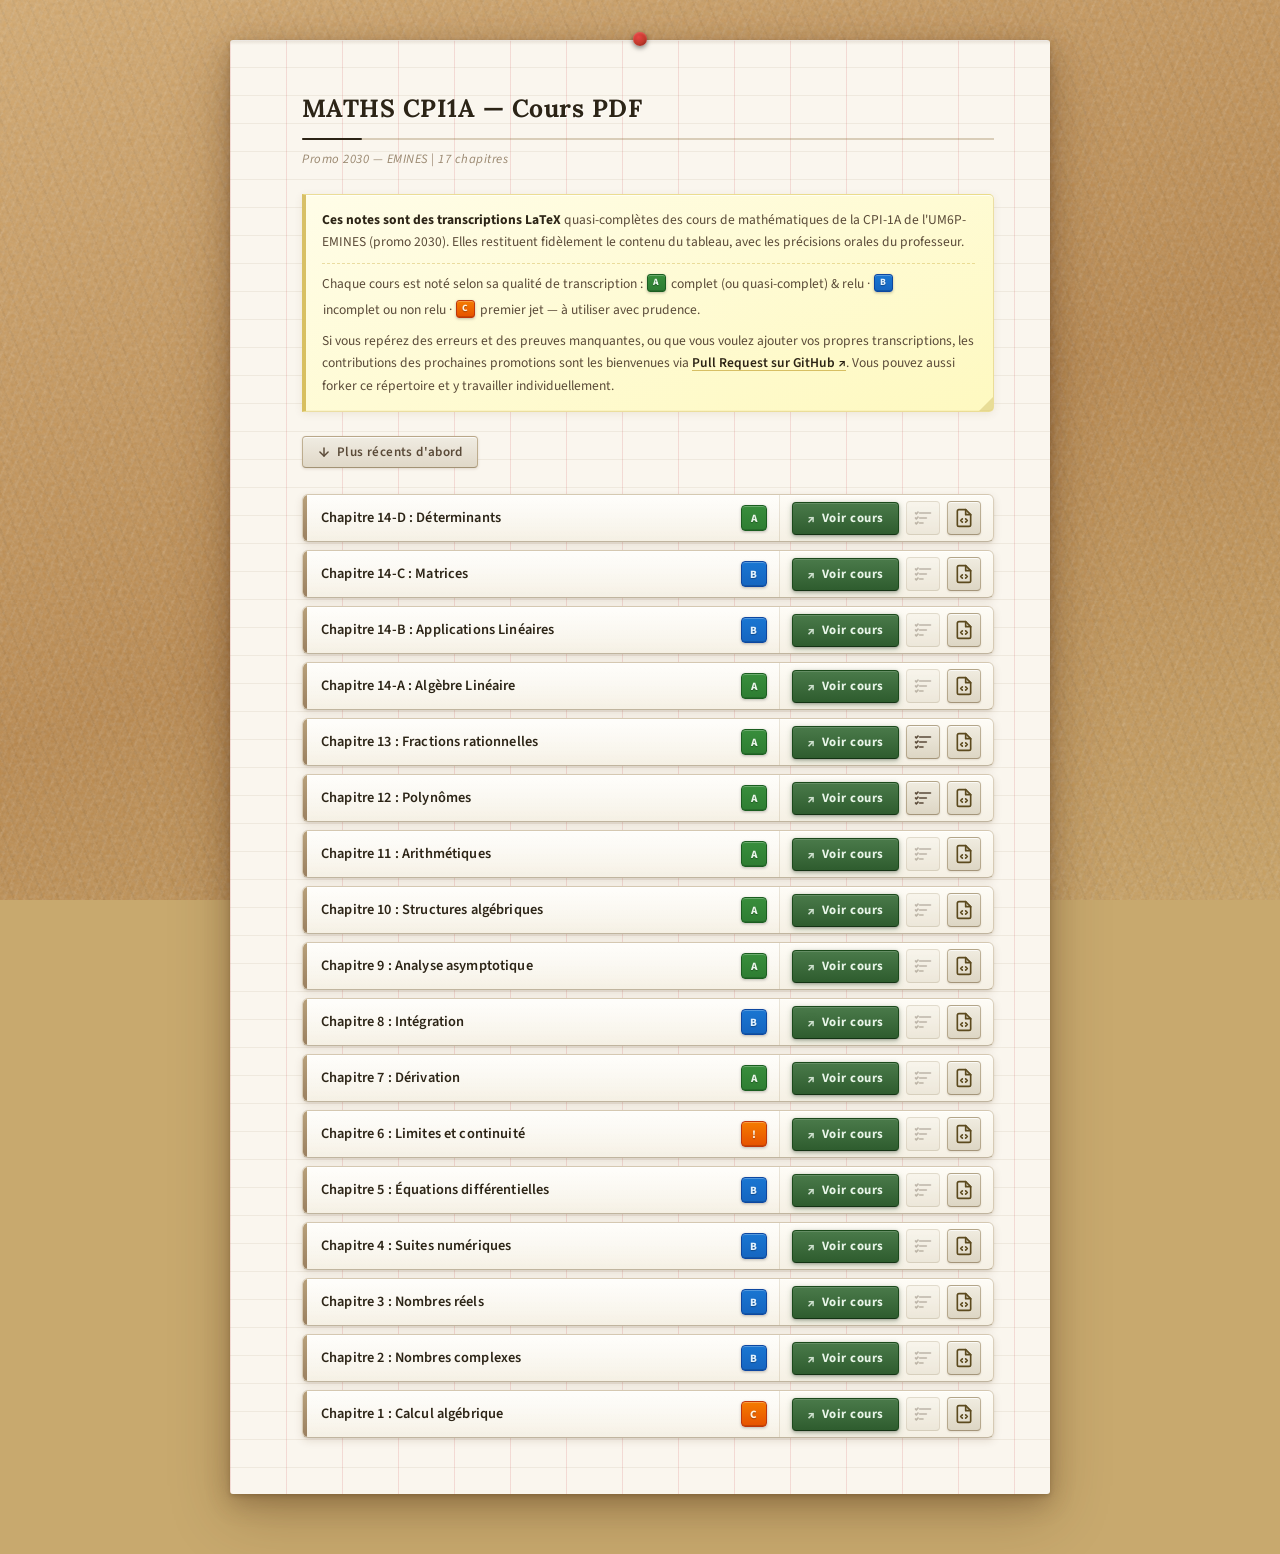
<file: index.html>
<!DOCTYPE html>
<html lang="en">

<head>
    <meta charset="UTF-8">
    <meta name="viewport" content="width=device-width, initial-scale=1.0">
    <meta name="description"
        content="Cours de Mathématiques CPI1A — Promo 2030 EMINES. Fiches PDF, résumés et code source LaTeX par chapitre.">
    <title>MATHS CPI1A — Cours PDF · Promo 2030</title>
    <!-- favicon -->
    <link rel="icon" type="image/png"
        href="https://raw.githubusercontent.com/Samy-Y/maths-cpi1a-class2030/main/favicon.ico">
    <link rel="stylesheet" href="styles.css">
</head>
<!-- i vibe coded ts so hard lol -->

<body>
    <div class="container">
        <h1>MATHS CPI1A &mdash; Cours PDF</h1>
        <p class="page-subtitle">Promo 2030 &mdash; EMINES | <span id="chapter-count"></span></p>

        <aside class="site-info">
            <p>
                <strong>Ces notes sont des transcriptions LaTeX</strong> quasi-complètes des cours de mathématiques de
                la CPI-1A de l'UM6P-EMINES (promo 2030). Elles restituent fidèlement le contenu du tableau, avec les
                précisions orales du professeur.
            </p>
            <p class="site-info-legend">
                Chaque cours est noté selon sa qualité de transcription&nbsp;:
                <span class="quality-badge badge-A inline-badge">A</span>&thinsp;complet (ou quasi-complet) &amp; relu
                &middot;
                <span class="quality-badge badge-B inline-badge">B</span>&thinsp;incomplet ou non relu &middot;
                <span class="quality-badge badge-C inline-badge">C</span>&thinsp;premier jet — à utiliser avec prudence.
            </p>
            <p>
                Si vous repérez des erreurs et des preuves manquantes, ou que vous voulez ajouter vos propres
                transcriptions,
                les contributions des prochaines promotions sont les bienvenues via&nbsp;<a
                    href="https://github.com/Samy-Y/maths-cpi1a-class2030" target="_blank" rel="noopener">Pull Request
                    sur GitHub&nbsp;↗</a>. Vous pouvez aussi forker ce répertoire et y travailler individuellement.
            </p>
        </aside>


        <!-- ZONE DE CONTRÔLES POUR LE TRI -->
        <div class="controls">
            <button id="sort-btn" onclick="toggleSortOrder()">
                <svg xmlns="http://www.w3.org/2000/svg" width="14" height="14" viewBox="0 0 24 24" fill="none"
                    stroke="currentColor" stroke-width="2.5" stroke-linecap="round" stroke-linejoin="round"
                    aria-hidden="true">
                    <line x1="12" y1="5" x2="12" y2="19" />
                    <polyline points="5 12 12 19 19 12" />
                </svg>
                <span id="sort-label">Plus récents d'abord</span>
            </button>
        </div>

        <div class="chapters" id="chapters-grid">
            <!-- Les chapitres -->
            <div class="chapter" data-id="1">
                <div class="chapter-header">
                    <span class="chapter-name">Chapitre 1 : Calcul algébrique</span>

                    <span class="quality-badge badge-C" title="Qualité C : Cours incomplet, premier jet">C</span>
                </div>
                <div class="chapter-buttons">
                    <a href="./250910 CH01.pdf" class="btn-primary" target="_blank">Voir cours</a>
                    <button class="btn-icon btn-summary" disabled title="Résumé non disponible">
                        <svg xmlns="http://www.w3.org/2000/svg" width="20" height="20" viewBox="0 0 24 24" fill="none"
                            stroke="currentColor" stroke-width="2" stroke-linecap="round" stroke-linejoin="round">
                            <line x1="8" y1="6" x2="21" y2="6" />
                            <line x1="8" y1="12" x2="16" y2="12" />
                            <line x1="8" y1="18" x2="12" y2="18" />
                            <polyline points="3 6 4 7 6 5" />
                            <polyline points="3 12 4 13 6 11" />
                            <polyline points="3 18 4 19 6 17" />
                        </svg>
                    </button>
                    <a href="./250910 CH01.tex" class="btn-icon btn-source" target="_blank" title="Code source">
                        <svg xmlns="http://www.w3.org/2000/svg" width="20" height="20" viewBox="0 0 24 24" fill="none"
                            stroke="currentColor" stroke-width="2" stroke-linecap="round" stroke-linejoin="round">
                            <path d="M14 2H6a2 2 0 0 0-2 2v16a2 2 0 0 0 2 2h12a2 2 0 0 0 2-2V8z" />
                            <polyline points="14 2 14 8 20 8" />
                            <polyline points="10 13 8 15 10 17" />
                            <polyline points="14 13 16 15 14 17" />
                        </svg>
                    </a>
                </div>
            </div>
            <div class="chapter" data-id="2">
                <div class="chapter-header">
                    <span class="chapter-name">Chapitre 2 : Nombres complexes</span>

                    <span class="quality-badge badge-B" title="Qualité B : Cours sans proof-reading">B</span>
                </div>
                <div class="chapter-buttons">
                    <a href="./250924 CH02.pdf" class="btn-primary" target="_blank">Voir cours</a>
                    <button class="btn-icon btn-summary" disabled title="Résumé non disponible">
                        <svg xmlns="http://www.w3.org/2000/svg" width="20" height="20" viewBox="0 0 24 24" fill="none"
                            stroke="currentColor" stroke-width="2" stroke-linecap="round" stroke-linejoin="round">
                            <line x1="8" y1="6" x2="21" y2="6" />
                            <line x1="8" y1="12" x2="16" y2="12" />
                            <line x1="8" y1="18" x2="12" y2="18" />
                            <polyline points="3 6 4 7 6 5" />
                            <polyline points="3 12 4 13 6 11" />
                            <polyline points="3 18 4 19 6 17" />
                        </svg>
                    </button>
                    <a href="./250924 CH02.tex" class="btn-icon btn-source" target="_blank" title="Code source">
                        <svg xmlns="http://www.w3.org/2000/svg" width="20" height="20" viewBox="0 0 24 24" fill="none"
                            stroke="currentColor" stroke-width="2" stroke-linecap="round" stroke-linejoin="round">
                            <path d="M14 2H6a2 2 0 0 0-2 2v16a2 2 0 0 0 2 2h12a2 2 0 0 0 2-2V8z" />
                            <polyline points="14 2 14 8 20 8" />
                            <polyline points="10 13 8 15 10 17" />
                            <polyline points="14 13 16 15 14 17" />
                        </svg>
                    </a>
                </div>
            </div>
            <div class="chapter" data-id="3">
                <div class="chapter-header">
                    <span class="chapter-name">Chapitre 3 : Nombres réels</span>

                    <span class="quality-badge badge-B" title="Qualité B : Cours sans proof-reading">B</span>
                </div>
                <div class="chapter-buttons">
                    <a href="./251001 CH03.pdf" class="btn-primary" target="_blank">Voir cours</a>
                    <button class="btn-icon btn-summary" disabled title="Résumé non disponible">
                        <svg xmlns="http://www.w3.org/2000/svg" width="20" height="20" viewBox="0 0 24 24" fill="none"
                            stroke="currentColor" stroke-width="2" stroke-linecap="round" stroke-linejoin="round">
                            <line x1="8" y1="6" x2="21" y2="6" />
                            <line x1="8" y1="12" x2="16" y2="12" />
                            <line x1="8" y1="18" x2="12" y2="18" />
                            <polyline points="3 6 4 7 6 5" />
                            <polyline points="3 12 4 13 6 11" />
                            <polyline points="3 18 4 19 6 17" />
                        </svg>
                    </button>
                    <a href="./251001 CH03.tex" class="btn-icon btn-source" target="_blank" title="Code source">
                        <svg xmlns="http://www.w3.org/2000/svg" width="20" height="20" viewBox="0 0 24 24" fill="none"
                            stroke="currentColor" stroke-width="2" stroke-linecap="round" stroke-linejoin="round">
                            <path d="M14 2H6a2 2 0 0 0-2 2v16a2 2 0 0 0 2 2h12a2 2 0 0 0 2-2V8z" />
                            <polyline points="14 2 14 8 20 8" />
                            <polyline points="10 13 8 15 10 17" />
                            <polyline points="14 13 16 15 14 17" />
                        </svg>
                    </a>
                </div>
            </div>
            <div class="chapter" data-id="4">
                <div class="chapter-header">
                    <span class="chapter-name">Chapitre 4 : Suites numériques</span>

                    <span class="quality-badge badge-B"
                        title="Qualité B : Cours sans proof-reading, mise en page expérimentale">B</span>
                </div>
                <div class="chapter-buttons">
                    <a href="./251009 CH04.pdf" class="btn-primary" target="_blank">Voir cours</a>
                    <button class="btn-icon btn-summary" disabled title="Résumé non disponible">
                        <svg xmlns="http://www.w3.org/2000/svg" width="20" height="20" viewBox="0 0 24 24" fill="none"
                            stroke="currentColor" stroke-width="2" stroke-linecap="round" stroke-linejoin="round">
                            <line x1="8" y1="6" x2="21" y2="6" />
                            <line x1="8" y1="12" x2="16" y2="12" />
                            <line x1="8" y1="18" x2="12" y2="18" />
                            <polyline points="3 6 4 7 6 5" />
                            <polyline points="3 12 4 13 6 11" />
                            <polyline points="3 18 4 19 6 17" />
                        </svg>
                    </button>
                    <a href="./251009 CH04.tex" class="btn-icon btn-source" target="_blank" title="Code source">
                        <svg xmlns="http://www.w3.org/2000/svg" width="20" height="20" viewBox="0 0 24 24" fill="none"
                            stroke="currentColor" stroke-width="2" stroke-linecap="round" stroke-linejoin="round">
                            <path d="M14 2H6a2 2 0 0 0-2 2v16a2 2 0 0 0 2 2h12a2 2 0 0 0 2-2V8z" />
                            <polyline points="14 2 14 8 20 8" />
                            <polyline points="10 13 8 15 10 17" />
                            <polyline points="14 13 16 15 14 17" />
                        </svg>
                    </a>
                </div>
            </div>
            <div class="chapter" data-id="5">
                <div class="chapter-header">
                    <span class="chapter-name">Chapitre 5 : Équations différentielles</span>

                    <span class="quality-badge badge-B"
                        title="Qualité B : Cours incomplet, mise en page expérimentale">B</span>
                </div>
                <div class="chapter-buttons">
                    <a href="./251022 CH05.pdf" class="btn-primary" target="_blank">Voir cours</a>
                    <button class="btn-icon btn-summary" disabled title="Résumé non disponible">
                        <svg xmlns="http://www.w3.org/2000/svg" width="20" height="20" viewBox="0 0 24 24" fill="none"
                            stroke="currentColor" stroke-width="2" stroke-linecap="round" stroke-linejoin="round">
                            <line x1="8" y1="6" x2="21" y2="6" />
                            <line x1="8" y1="12" x2="16" y2="12" />
                            <line x1="8" y1="18" x2="12" y2="18" />
                            <polyline points="3 6 4 7 6 5" />
                            <polyline points="3 12 4 13 6 11" />
                            <polyline points="3 18 4 19 6 17" />
                        </svg>
                    </button>
                    <a href="./251022 CH05.tex" class="btn-icon btn-source" target="_blank" title="Code source">
                        <svg xmlns="http://www.w3.org/2000/svg" width="20" height="20" viewBox="0 0 24 24" fill="none"
                            stroke="currentColor" stroke-width="2" stroke-linecap="round" stroke-linejoin="round">
                            <path d="M14 2H6a2 2 0 0 0-2 2v16a2 2 0 0 0 2 2h12a2 2 0 0 0 2-2V8z" />
                            <polyline points="14 2 14 8 20 8" />
                            <polyline points="10 13 8 15 10 17" />
                            <polyline points="14 13 16 15 14 17" />
                        </svg>
                    </a>
                </div>
            </div>
            <div class="chapter" data-id="6">
                <div class="chapter-header">
                    <span class="chapter-name">Chapitre 6 : Limites et continuité</span>

                    <span class="quality-badge badge-C" title="Qualité C : Cours très incomplet, danger">!</span>
                </div>
                <div class="chapter-buttons">
                    <a href="./251113 CH06.pdf" class="btn-primary" target="_blank">Voir cours</a>
                    <button class="btn-icon btn-summary" disabled title="Résumé non disponible">
                        <svg xmlns="http://www.w3.org/2000/svg" width="20" height="20" viewBox="0 0 24 24" fill="none"
                            stroke="currentColor" stroke-width="2" stroke-linecap="round" stroke-linejoin="round">
                            <line x1="8" y1="6" x2="21" y2="6" />
                            <line x1="8" y1="12" x2="16" y2="12" />
                            <line x1="8" y1="18" x2="12" y2="18" />
                            <polyline points="3 6 4 7 6 5" />
                            <polyline points="3 12 4 13 6 11" />
                            <polyline points="3 18 4 19 6 17" />
                        </svg>
                    </button>
                    <a href="./251113 CH06.tex" class="btn-icon btn-source" target="_blank" title="Code source">
                        <svg xmlns="http://www.w3.org/2000/svg" width="20" height="20" viewBox="0 0 24 24" fill="none"
                            stroke="currentColor" stroke-width="2" stroke-linecap="round" stroke-linejoin="round">
                            <path d="M14 2H6a2 2 0 0 0-2 2v16a2 2 0 0 0 2 2h12a2 2 0 0 0 2-2V8z" />
                            <polyline points="14 2 14 8 20 8" />
                            <polyline points="10 13 8 15 10 17" />
                            <polyline points="14 13 16 15 14 17" />
                        </svg>
                    </a>
                </div>
            </div>
            <div class="chapter" data-id="7">
                <div class="chapter-header">
                    <span class="chapter-name">Chapitre 7 : Dérivation</span>

                    <span class="quality-badge badge-A" title="Qualité A : Cours complet">A</span>
                </div>
                <div class="chapter-buttons">
                    <a href="./251128 CH07.pdf" class="btn-primary" target="_blank">Voir cours</a>
                    <button class="btn-icon btn-summary" disabled title="Résumé non disponible">
                        <svg xmlns="http://www.w3.org/2000/svg" width="20" height="20" viewBox="0 0 24 24" fill="none"
                            stroke="currentColor" stroke-width="2" stroke-linecap="round" stroke-linejoin="round">
                            <line x1="8" y1="6" x2="21" y2="6" />
                            <line x1="8" y1="12" x2="16" y2="12" />
                            <line x1="8" y1="18" x2="12" y2="18" />
                            <polyline points="3 6 4 7 6 5" />
                            <polyline points="3 12 4 13 6 11" />
                            <polyline points="3 18 4 19 6 17" />
                        </svg>
                    </button>
                    <a href="./251128 CH07.tex" class="btn-icon btn-source" target="_blank" title="Code source">
                        <svg xmlns="http://www.w3.org/2000/svg" width="20" height="20" viewBox="0 0 24 24" fill="none"
                            stroke="currentColor" stroke-width="2" stroke-linecap="round" stroke-linejoin="round">
                            <path d="M14 2H6a2 2 0 0 0-2 2v16a2 2 0 0 0 2 2h12a2 2 0 0 0 2-2V8z" />
                            <polyline points="14 2 14 8 20 8" />
                            <polyline points="10 13 8 15 10 17" />
                            <polyline points="14 13 16 15 14 17" />
                        </svg>
                    </a>
                </div>
            </div>
            <div class="chapter" data-id="8">
                <div class="chapter-header">
                    <span class="chapter-name">Chapitre 8 : Intégration</span>

                    <span class="quality-badge badge-B" title="Qualité B : Cours incomplet">B</span>
                </div>
                <div class="chapter-buttons">
                    <a href="./251212 CH08.pdf" class="btn-primary" target="_blank">Voir cours</a>
                    <button class="btn-icon btn-summary" disabled title="Résumé non disponible">
                        <svg xmlns="http://www.w3.org/2000/svg" width="20" height="20" viewBox="0 0 24 24" fill="none"
                            stroke="currentColor" stroke-width="2" stroke-linecap="round" stroke-linejoin="round">
                            <line x1="8" y1="6" x2="21" y2="6" />
                            <line x1="8" y1="12" x2="16" y2="12" />
                            <line x1="8" y1="18" x2="12" y2="18" />
                            <polyline points="3 6 4 7 6 5" />
                            <polyline points="3 12 4 13 6 11" />
                            <polyline points="3 18 4 19 6 17" />
                        </svg>
                    </button>
                    <a href="./251212 CH08.tex" class="btn-icon btn-source" target="_blank" title="Code source">
                        <svg xmlns="http://www.w3.org/2000/svg" width="20" height="20" viewBox="0 0 24 24" fill="none"
                            stroke="currentColor" stroke-width="2" stroke-linecap="round" stroke-linejoin="round">
                            <path d="M14 2H6a2 2 0 0 0-2 2v16a2 2 0 0 0 2 2h12a2 2 0 0 0 2-2V8z" />
                            <polyline points="14 2 14 8 20 8" />
                            <polyline points="10 13 8 15 10 17" />
                            <polyline points="14 13 16 15 14 17" />
                        </svg>
                    </a>
                </div>
            </div>
            <div class="chapter" data-id="9">
                <div class="chapter-header">
                    <span class="chapter-name">Chapitre 9 : Analyse asymptotique</span>

                    <span class="quality-badge badge-A" title="Qualité A : Cours quasi-complet, corrigé">A</span>
                </div>
                <div class="chapter-buttons">
                    <a href="./251219 CH09.pdf" class="btn-primary" target="_blank">Voir cours</a>
                    <button class="btn-icon btn-summary" disabled title="Résumé non disponible">
                        <svg xmlns="http://www.w3.org/2000/svg" width="20" height="20" viewBox="0 0 24 24" fill="none"
                            stroke="currentColor" stroke-width="2" stroke-linecap="round" stroke-linejoin="round">
                            <line x1="8" y1="6" x2="21" y2="6" />
                            <line x1="8" y1="12" x2="16" y2="12" />
                            <line x1="8" y1="18" x2="12" y2="18" />
                            <polyline points="3 6 4 7 6 5" />
                            <polyline points="3 12 4 13 6 11" />
                            <polyline points="3 18 4 19 6 17" />
                        </svg>
                    </button>
                    <a href="./251219 CH09.tex" class="btn-icon btn-source" target="_blank" title="Code source">
                        <svg xmlns="http://www.w3.org/2000/svg" width="20" height="20" viewBox="0 0 24 24" fill="none"
                            stroke="currentColor" stroke-width="2" stroke-linecap="round" stroke-linejoin="round">
                            <path d="M14 2H6a2 2 0 0 0-2 2v16a2 2 0 0 0 2 2h12a2 2 0 0 0 2-2V8z" />
                            <polyline points="14 2 14 8 20 8" />
                            <polyline points="10 13 8 15 10 17" />
                            <polyline points="14 13 16 15 14 17" />
                        </svg>
                    </a>
                </div>
            </div>
            <div class="chapter" data-id="10">
                <div class="chapter-header">
                    <span class="chapter-name">Chapitre 10 : Structures algébriques</span>

                    <span class="quality-badge badge-A" title="Qualité A : Cours quasi-complet et corrigé">A</span>
                </div>
                <div class="chapter-buttons">
                    <a href="./260109 CH10.pdf" class="btn-primary" target="_blank">Voir cours</a>
                    <button class="btn-icon btn-summary" disabled title="Résumé non disponible">
                        <svg xmlns="http://www.w3.org/2000/svg" width="20" height="20" viewBox="0 0 24 24" fill="none"
                            stroke="currentColor" stroke-width="2" stroke-linecap="round" stroke-linejoin="round">
                            <line x1="8" y1="6" x2="21" y2="6" />
                            <line x1="8" y1="12" x2="16" y2="12" />
                            <line x1="8" y1="18" x2="12" y2="18" />
                            <polyline points="3 6 4 7 6 5" />
                            <polyline points="3 12 4 13 6 11" />
                            <polyline points="3 18 4 19 6 17" />
                        </svg>
                    </button>
                    <a href="./260109 CH10.tex" class="btn-icon btn-source" target="_blank" title="Code source">
                        <svg xmlns="http://www.w3.org/2000/svg" width="20" height="20" viewBox="0 0 24 24" fill="none"
                            stroke="currentColor" stroke-width="2" stroke-linecap="round" stroke-linejoin="round">
                            <path d="M14 2H6a2 2 0 0 0-2 2v16a2 2 0 0 0 2 2h12a2 2 0 0 0 2-2V8z" />
                            <polyline points="14 2 14 8 20 8" />
                            <polyline points="10 13 8 15 10 17" />
                            <polyline points="14 13 16 15 14 17" />
                        </svg>
                    </a>
                </div>
            </div>
            <div class="chapter" data-id="11">
                <div class="chapter-header">
                    <span class="chapter-name">Chapitre 11 : Arithmétiques</span>

                    <span class="quality-badge badge-A" title="Qualité A : Cours quasi-complet et corrigé">A</span>
                </div>
                <div class="chapter-buttons">
                    <a href="./260128 CH11.pdf" class="btn-primary" target="_blank">Voir cours</a>
                    <button class="btn-icon btn-summary" disabled title="Résumé non disponible">
                        <svg xmlns="http://www.w3.org/2000/svg" width="20" height="20" viewBox="0 0 24 24" fill="none"
                            stroke="currentColor" stroke-width="2" stroke-linecap="round" stroke-linejoin="round">
                            <line x1="8" y1="6" x2="21" y2="6" />
                            <line x1="8" y1="12" x2="16" y2="12" />
                            <line x1="8" y1="18" x2="12" y2="18" />
                            <polyline points="3 6 4 7 6 5" />
                            <polyline points="3 12 4 13 6 11" />
                            <polyline points="3 18 4 19 6 17" />
                        </svg>
                    </button>
                    <a href="./260128 CH11.tex" class="btn-icon btn-source" target="_blank" title="Code source">
                        <svg xmlns="http://www.w3.org/2000/svg" width="20" height="20" viewBox="0 0 24 24" fill="none"
                            stroke="currentColor" stroke-width="2" stroke-linecap="round" stroke-linejoin="round">
                            <path d="M14 2H6a2 2 0 0 0-2 2v16a2 2 0 0 0 2 2h12a2 2 0 0 0 2-2V8z" />
                            <polyline points="14 2 14 8 20 8" />
                            <polyline points="10 13 8 15 10 17" />
                            <polyline points="14 13 16 15 14 17" />
                        </svg>
                    </a>
                </div>
            </div>
            <div class="chapter" data-id="12">
                <div class="chapter-header">
                    <span class="chapter-name">Chapitre 12 : Polynômes</span>

                    <span class="quality-badge badge-A" title="Qualité A : Cours quasi-complet et corrigé">A</span>
                </div>
                <div class="chapter-buttons">
                    <a href="./260206 CH12.pdf" class="btn-primary" target="_blank">Voir cours</a>
                    <a href="./ch12_fiche.pdf"><button class="btn-icon btn-summary" title="Résumé ALPHA">
                            <svg xmlns="http://www.w3.org/2000/svg" width="20" height="20" viewBox="0 0 24 24"
                                fill="none" stroke="currentColor" stroke-width="2" stroke-linecap="round"
                                stroke-linejoin="round">
                                <line x1="8" y1="6" x2="21" y2="6" />
                                <line x1="8" y1="12" x2="16" y2="12" />
                                <line x1="8" y1="18" x2="12" y2="18" />
                                <polyline points="3 6 4 7 6 5" />
                                <polyline points="3 12 4 13 6 11" />
                                <polyline points="3 18 4 19 6 17" />
                            </svg>
                        </button></a>
                    <a href="./260206 CH12.tex" class="btn-icon btn-source" target="_blank" title="Code source">
                        <svg xmlns="http://www.w3.org/2000/svg" width="20" height="20" viewBox="0 0 24 24" fill="none"
                            stroke="currentColor" stroke-width="2" stroke-linecap="round" stroke-linejoin="round">
                            <path d="M14 2H6a2 2 0 0 0-2 2v16a2 2 0 0 0 2 2h12a2 2 0 0 0 2-2V8z" />
                            <polyline points="14 2 14 8 20 8" />
                            <polyline points="10 13 8 15 10 17" />
                            <polyline points="14 13 16 15 14 17" />
                        </svg>
                    </a>
                </div>
            </div>
            <div class="chapter" data-id="13">
                <div class="chapter-header">
                    <span class="chapter-name">Chapitre 13 : Fractions rationnelles</span>

                    <span class="quality-badge badge-A" title="Qualité A : Cours quasi-complet et corrigé">A</span>
                </div>
                <div class="chapter-buttons">
                    <a href="./260220 CH13.pdf" class="btn-primary" target="_blank">Voir cours</a>
                    <a href="./ch13_fiche.html"><button class="btn-icon btn-summary"
                            title="Fiche de révision BETA (web)">
                            <svg xmlns="http://www.w3.org/2000/svg" width="20" height="20" viewBox="0 0 24 24"
                                fill="none" stroke="currentColor" stroke-width="2" stroke-linecap="round"
                                stroke-linejoin="round">
                                <line x1="8" y1="6" x2="21" y2="6" />
                                <line x1="8" y1="12" x2="16" y2="12" />
                                <line x1="8" y1="18" x2="12" y2="18" />
                                <polyline points="3 6 4 7 6 5" />
                                <polyline points="3 12 4 13 6 11" />
                                <polyline points="3 18 4 19 6 17" />
                            </svg>
                        </button></a>
                    <a href="./260220 CH13.tex" class="btn-icon btn-source" target="_blank" title="Code source">
                        <svg xmlns="http://www.w3.org/2000/svg" width="20" height="20" viewBox="0 0 24 24" fill="none"
                            stroke="currentColor" stroke-width="2" stroke-linecap="round" stroke-linejoin="round">
                            <path d="M14 2H6a2 2 0 0 0-2 2v16a2 2 0 0 0 2 2h12a2 2 0 0 0 2-2V8z" />
                            <polyline points="14 2 14 8 20 8" />
                            <polyline points="10 13 8 15 10 17" />
                            <polyline points="14 13 16 15 14 17" />
                        </svg>
                    </a>
                </div>
            </div>
            <div class="chapter" data-id="14">
                <div class="chapter-header">
                    <span class="chapter-name">Chapitre 14-A : Algèbre Linéaire</span>

                    <span class="quality-badge badge-A" title="Qualité A : Cours complet et corrigé">A</span>
                </div>
                <div class="chapter-buttons">
                    <a href="./260304 CH14.pdf" class="btn-primary" target="_blank">Voir cours</a>
                    <button class="btn-icon btn-summary" disabled title="Résumé non disponible">
                        <svg xmlns="http://www.w3.org/2000/svg" width="20" height="20" viewBox="0 0 24 24" fill="none"
                            stroke="currentColor" stroke-width="2" stroke-linecap="round" stroke-linejoin="round">
                            <line x1="8" y1="6" x2="21" y2="6" />
                            <line x1="8" y1="12" x2="16" y2="12" />
                            <line x1="8" y1="18" x2="12" y2="18" />
                            <polyline points="3 6 4 7 6 5" />
                            <polyline points="3 12 4 13 6 11" />
                            <polyline points="3 18 4 19 6 17" />
                        </svg>
                    </button>
                    <a href="./260304 CH14.tex" class="btn-icon btn-source" target="_blank" title="Code source">
                        <svg xmlns="http://www.w3.org/2000/svg" width="20" height="20" viewBox="0 0 24 24" fill="none"
                            stroke="currentColor" stroke-width="2" stroke-linecap="round" stroke-linejoin="round">
                            <path d="M14 2H6a2 2 0 0 0-2 2v16a2 2 0 0 0 2 2h12a2 2 0 0 0 2-2V8z" />
                            <polyline points="14 2 14 8 20 8" />
                            <polyline points="10 13 8 15 10 17" />
                            <polyline points="14 13 16 15 14 17" />
                        </svg>
                    </a>
                </div>
            </div>
            <div class="chapter" data-id="15">
                <div class="chapter-header">
                    <span class="chapter-name">Chapitre 14-B : Applications Linéaires</span>

                    <span class="quality-badge badge-B"
                        title="Qualité B : Preuves manquantes/incomplètes, pas de proofreading">B</span>
                </div>
                <div class="chapter-buttons">
                    <a href="./260410 CH14-B.pdf" class="btn-primary" target="_blank">Voir cours</a>
                    <button class="btn-icon btn-summary" disabled title="Résumé non disponible">
                        <svg xmlns="http://www.w3.org/2000/svg" width="20" height="20" viewBox="0 0 24 24" fill="none"
                            stroke="currentColor" stroke-width="2" stroke-linecap="round" stroke-linejoin="round">
                            <line x1="8" y1="6" x2="21" y2="6" />
                            <line x1="8" y1="12" x2="16" y2="12" />
                            <line x1="8" y1="18" x2="12" y2="18" />
                            <polyline points="3 6 4 7 6 5" />
                            <polyline points="3 12 4 13 6 11" />
                            <polyline points="3 18 4 19 6 17" />
                        </svg>
                    </button>
                    <a href="./260410 CH14-B.tex" class="btn-icon btn-source" target="_blank" title="Code source">
                        <svg xmlns="http://www.w3.org/2000/svg" width="20" height="20" viewBox="0 0 24 24" fill="none"
                            stroke="currentColor" stroke-width="2" stroke-linecap="round" stroke-linejoin="round">
                            <path d="M14 2H6a2 2 0 0 0-2 2v16a2 2 0 0 0 2 2h12a2 2 0 0 0 2-2V8z" />
                            <polyline points="14 2 14 8 20 8" />
                            <polyline points="10 13 8 15 10 17" />
                            <polyline points="14 13 16 15 14 17" />
                        </svg>
                    </a>
                </div>
            </div>
            <div class="chapter" data-id="16">
                <div class="chapter-header">
                    <span class="chapter-name">Chapitre 14-C : Matrices</span>
                    <span class="quality-badge badge-B" title="Qualité B : Preuves manquantes/incomplètes.">B</span>
                </div>
                <div class="chapter-buttons">
                    <a href="./260422 CH14-C.pdf" class="btn-primary" target="_blank">Voir cours</a>
                    <button class="btn-icon btn-summary" disabled title="Résumé non disponible">
                        <svg xmlns="http://www.w3.org/2000/svg" width="20" height="20" viewBox="0 0 24 24" fill="none"
                            stroke="currentColor" stroke-width="2" stroke-linecap="round" stroke-linejoin="round">
                            <line x1="8" y1="6" x2="21" y2="6" />
                            <line x1="8" y1="12" x2="16" y2="12" />
                            <line x1="8" y1="18" x2="12" y2="18" />
                            <polyline points="3 6 4 7 6 5" />
                            <polyline points="3 12 4 13 6 11" />
                            <polyline points="3 18 4 19 6 17" />
                        </svg>
                    </button>
                    <a href="./260422 CH14-C.tex" class="btn-icon btn-source" target="_blank" title="Code source">
                        <svg xmlns="http://www.w3.org/2000/svg" width="20" height="20" viewBox="0 0 24 24" fill="none"
                            stroke="currentColor" stroke-width="2" stroke-linecap="round" stroke-linejoin="round">
                            <path d="M14 2H6a2 2 0 0 0-2 2v16a2 2 0 0 0 2 2h12a2 2 0 0 0 2-2V8z" />
                            <polyline points="14 2 14 8 20 8" />
                            <polyline points="10 13 8 15 10 17" />
                            <polyline points="14 13 16 15 14 17" />
                        </svg>
                    </a>
                </div>
            </div>
            <div class="chapter" data-id="17">
                <div class="chapter-header">
                    <span class="chapter-name">Chapitre 14-D : Déterminants</span>
                    <span class="quality-badge badge-A" title="Qualité A : Relu et corrigé">A</span>
                </div>
                <div class="chapter-buttons">
                    <a href="./260520 CH14-D.pdf" class="btn-primary" target="_blank">Voir cours</a>
                    <button class="btn-icon btn-summary" disabled title="Résumé non disponible">
                        <svg xmlns="http://www.w3.org/2000/svg" width="20" height="20" viewBox="0 0 24 24" fill="none"
                            stroke="currentColor" stroke-width="2" stroke-linecap="round" stroke-linejoin="round">
                            <line x1="8" y1="6" x2="21" y2="6" />
                            <line x1="8" y1="12" x2="16" y2="12" />
                            <line x1="8" y1="18" x2="12" y2="18" />
                            <polyline points="3 6 4 7 6 5" />
                            <polyline points="3 12 4 13 6 11" />
                            <polyline points="3 18 4 19 6 17" />
                        </svg>
                    </button>
                    <a href="./260520 CH14-D.tex" class="btn-icon btn-source" target="_blank" title="Code source">
                        <svg xmlns="http://www.w3.org/2000/svg" width="20" height="20" viewBox="0 0 24 24" fill="none"
                            stroke="currentColor" stroke-width="2" stroke-linecap="round" stroke-linejoin="round">
                            <path d="M14 2H6a2 2 0 0 0-2 2v16a2 2 0 0 0 2 2h12a2 2 0 0 0 2-2V8z" />
                            <polyline points="14 2 14 8 20 8" />
                            <polyline points="10 13 8 15 10 17" />
                            <polyline points="14 13 16 15 14 17" />
                        </svg>
                    </a>
                </div>
            </div>
            <!-- <div class="chapter special-kholle" data-id="999">
                <div class="chapter-header">
                    <span class="chapter-name">⚠️ Document Spécial : "Khôlle Spéciale" !</span>
                    <span class="quality-badge badge-B" title="Qualité B : Pas ouf quoi">B</span>
                </div>
                <div class="chapter-buttons">
                    <a href="./kholle_speciale.pdf" class="btn-primary" target="_blank">Voir le document</a>
                </div>
            </div> -->
        </div>

</body>
<script>
    const GITHUB_USER = 'Samy-Y';
    const GITHUB_REPO = 'maths-cpi1a-class2030';
    let currentPage = 1;
    const PER_PAGE = 3;

    // --- LOGIQUE DU TRI ---
    let isAscending = false; // Plus récents d'abord par défaut

    // Tri initial : plus récents en premier
    const grid = document.getElementById('chapters-grid');
    const chapters = Array.from(grid.children);
    chapters.sort((a, b) => parseInt(b.getAttribute('data-id')) - parseInt(a.getAttribute('data-id')));
    chapters.forEach(chapter => grid.appendChild(chapter));

    // Compteur de chapitres
    const chapterCount = document.getElementById('chapter-count');
    if (chapterCount) {
        const n = grid.children.length;
        chapterCount.textContent = n + ' chapitre' + (n > 1 ? 's' : '');
    }

    function toggleSortOrder() {
        const grid = document.getElementById('chapters-grid');
        const chapters = Array.from(grid.children);
        const sortLabel = document.getElementById('sort-label');

        // On inverse simplement la liste actuelle des enfants
        chapters.reverse().forEach(chapter => grid.appendChild(chapter));

        isAscending = !isAscending;

        // Mise à jour du label
        if (isAscending) {
            sortLabel.textContent = "Plus récents d'abord";
        } else {
            sortLabel.textContent = "Plus anciens d'abord";
        }
    }


    // ----------------------

    async function fetchLastCommits(reset = true) {
        const container = document.getElementById('commits-container');
        const loadMoreBtn = document.getElementById('load-more-btn');

        if (reset) {
            currentPage = 1;
            container.innerHTML = '<p>Chargement des commits...</p>';
            loadMoreBtn.style.display = 'inline-block';
        } else {
            loadMoreBtn.textContent = 'Chargement...';
            loadMoreBtn.disabled = true;
        }

        const API_URL = `https://api.github.com/repos/${GITHUB_USER}/${GITHUB_REPO}/commits?per_page=${PER_PAGE}&page=${currentPage}`;

        try {
            const response = await fetch(API_URL);
            if (!response.ok) {
                throw new Error(`GitHub API error: ${response.status}`);
            }

            const commits = await response.json();

            if (reset) {
                container.innerHTML = '';
            }

            if (commits && commits.length > 0) {
                commits.forEach((item, index) => {
                    const commitData = item.commit;
                    const date = new Date(commitData.author.date).toLocaleDateString('fr-FR', {
                        day: 'numeric', month: 'long', hour: '2-digit', minute: '2-digit'
                    });
                    const message = commitData.message;

                    const commitElement = document.createElement('div');
                    // Style inline pour les éléments de commit
                    commitElement.style.borderLeft = '3px solid #ddd';
                    commitElement.style.paddingLeft = '10px';
                    commitElement.style.marginBottom = '12px';

                    commitElement.innerHTML = `
                            <p style="margin-bottom: 2px; color: #333;"><strong>${message}</strong></p>
                            <p style="color: #888; font-size: 0.85em; margin: 0;">${date}</p>
                        `;
                    container.appendChild(commitElement);
                });

                currentPage++;
            } else {
                if (reset) {
                    container.textContent = 'Aucun commit trouvé.';
                } else {
                    loadMoreBtn.style.display = 'none';
                    const endMsg = document.createElement('p');
                    endMsg.textContent = "Aucun autre commit ancien.";
                    endMsg.style.fontStyle = "italic";
                    endMsg.style.color = "#888";
                    endMsg.style.fontSize = "0.9em";
                    container.appendChild(endMsg);
                }
            }

        } catch (error) {
            console.error("Error fetching commit data:", error);
            if (reset) container.textContent = 'Impossible de charger l\'historique GitHub.';
        } finally {
            loadMoreBtn.textContent = 'Charger plus';
            loadMoreBtn.disabled = false;
        }
    }

    // Appel initial avec reset = true
    fetchLastCommits(true);
</script>

</html>
</file>
<file: styles.css>
/* ============================================================
   MATHS CPI1A — Style quasi-skeuomorphique
   Inspiration : fiches cartonnées sur fond de liège universitaire
   ============================================================ */

/* --- Google Fonts --- */
@import url('https://fonts.googleapis.com/css2?family=Lora:ital,wght@0,600;0,700;1,400&family=Source+Sans+3:ital,wght@0,400;0,600;0,700;1,400&display=swap');

/* --- Variables & Reset --- */
:root {
    --cork:          #c8a96e;
    --cork-dark:     #a8854a;
    --paper:         #faf6ee;
    --paper-crease:  #ede8df;
    --paper-shadow:  rgba(80, 50, 20, 0.18);
    --ink:           #2c2416;
    --ink-light:     #5a4a38;
    --ink-faint:     #9a8870;
    --red-pin:       #c0392b;
    --blue-pin:      #2980b9;

    /* Badges */
    --badge-A-bg:    #2e7d32;
    --badge-A-fg:    #e8f5e9;
    --badge-B-bg:    #1565c0;
    --badge-B-fg:    #e3f2fd;
    --badge-C-bg:    #e65100;
    --badge-C-fg:    #fff3e0;
    --badge-WIP-bg:  #6a1a6a;
    --badge-WIP-fg:  #f3e5f3;

    --btn-primary:   #3b5e3b;
    --btn-hover:     #2e4a2e;
    --btn-source:    #5c4a1e;
    --btn-source-hov:#3d3010;
    --radius-card:   6px;
    --transition:    0.18s ease;
}

*, *::before, *::after {
    box-sizing: border-box;
    margin: 0;
    padding: 0;
}

/* --- Corps principal : fond liège --- */
body {
    min-height: 100vh;
    background-color: var(--cork);
    background-image:
        /* grains de liège — tile large pour texture visible */
        url("data:image/svg+xml,%3Csvg xmlns='http://www.w3.org/2000/svg' width='200' height='200'%3E%3Cfilter id='noise'%3E%3CfeTurbulence type='fractalNoise' baseFrequency='0.75' numOctaves='4' stitchTiles='stitch'/%3E%3CfeColorMatrix type='saturate' values='0'/%3E%3C/filter%3E%3Crect width='200' height='200' filter='url(%23noise)' opacity='0.26'/%3E%3C/svg%3E"),
        /* stries fibreuses du liège, espacées */
        repeating-linear-gradient(
            112deg,
            transparent,
            transparent 7px,
            rgba(255,255,255,0.045) 7px,
            rgba(255,255,255,0.045) 9px
        ),
        repeating-linear-gradient(
            68deg,
            transparent,
            transparent 12px,
            rgba(0,0,0,0.03) 12px,
            rgba(0,0,0,0.03) 14px
        ),
        linear-gradient(160deg, #d4a96e 0%, #b8864a 55%, #c8a060 100%);
    /* Zoomer sur la texture SVG : 600px au lieu de 200px naturel */
    background-size: 600px 600px, auto, auto, cover;
    background-attachment: fixed;
    padding: 40px 20px 60px;
    font-family: 'Source Sans 3', system-ui, sans-serif;
    color: var(--ink);
}

/* --- Conteneur principal : feuille blanche épinglée --- */
.container {
    max-width: 820px;
    margin: 0 auto;
    background-color: var(--paper);
    background-image:
        /* légères lignes de cahier */
        repeating-linear-gradient(
            transparent,
            transparent 27px,
            rgba(140, 120, 80, 0.10) 27px,
            rgba(140, 120, 80, 0.10) 28px
        ),
        /* marge rouge à gauche, façon cahier */
        linear-gradient(90deg, rgba(200,60,60,0.15) 0px, rgba(200,60,60,0.15) 1px, transparent 1px);
    background-size: 100% 28px, 56px 100%;
    border-radius: 3px;
    padding: 52px 56px 56px 72px;
    box-shadow:
        0 2px 4px rgba(80,50,20,0.25),
        0 8px 24px rgba(80,50,20,0.30),
        0 20px 60px rgba(60,30,10,0.25),
        inset 0 1px 0 rgba(255,255,255,0.8);
    position: relative;
}

/* Épingle décorative en haut à gauche */
.container::before {
    content: '';
    position: absolute;
    top: -8px;
    left: 50%;
    transform: translateX(-50%);
    width: 14px;
    height: 14px;
    border-radius: 50%;
    background: radial-gradient(circle at 38% 35%, #e84444 0%, #c0392b 55%, #7a1a1a 100%);
    box-shadow:
        0 2px 5px rgba(0,0,0,0.50),
        inset 0 1px 2px rgba(255,120,120,0.6);
    z-index: 10;
}

/* Ombre du bord supérieur (pliure) */
.container::after {
    content: '';
    position: absolute;
    top: 0; left: 0; right: 0;
    height: 5px;
    border-radius: 3px 3px 0 0;
    background: linear-gradient(to bottom, rgba(80,50,20,0.12), transparent);
    pointer-events: none;
}

/* --- En-tête --- */
h1 {
    font-family: 'Lora', Georgia, serif;
    font-size: 1.55rem;
    font-weight: 700;
    letter-spacing: 0.02em;
    color: var(--ink);
    margin-bottom: 28px;
    padding-bottom: 14px;
    border-bottom: 2px solid rgba(140, 110, 60, 0.30);
    position: relative;
    /* Effet tampon encreur */
    text-shadow: 1px 1px 0 rgba(255,255,255,0.7), -0px -0px 0 rgba(80,50,20,0.08);
}

h1::after {
    content: '';
    position: absolute;
    bottom: -2px; left: 0;
    width: 60px; height: 2px;
    background: var(--ink);
    border-radius: 2px;
}

/* --- Sous-titre de la page --- */
.page-subtitle {
    font-size: 0.80rem;
    color: var(--ink-faint);
    letter-spacing: 0.04em;
    margin-top: -18px;
    margin-bottom: 26px;
    font-style: italic;
}

/* --- Bloc info / présentation (style post-it) --- */
.site-info {
    background: linear-gradient(160deg, #fffde8 0%, #fef9c0 100%);
    border: 1px solid rgba(195, 160, 20, 0.32);
    border-left: 4px solid rgba(185, 145, 15, 0.55);
    border-radius: 0 5px 5px 0;
    padding: 14px 18px 14px 16px;
    margin-bottom: 24px;
    display: flex;
    flex-direction: column;
    gap: 9px;
    font-size: 0.845rem;
    line-height: 1.65;
    color: var(--ink-light);
    box-shadow:
        0 2px 8px rgba(100, 70, 0, 0.09),
        inset 0 1px 0 rgba(255,255,255,0.75),
        inset 0 -1px 0 rgba(180, 140, 0, 0.06);
    position: relative;
}

/* Petit coin plié en bas à droite — effet post-it */
.site-info::after {
    content: '';
    position: absolute;
    bottom: 0; right: 0;
    width: 0; height: 0;
    border-style: solid;
    border-width: 0 0 14px 14px;
    border-color: transparent transparent rgba(155, 120, 0, 0.22) transparent;
    border-radius: 0 0 4px 0;
}

.site-info p {
    margin: 0;
}

.site-info strong {
    color: var(--ink);
    font-weight: 700;
}

.site-info abbr {
    text-decoration: underline dotted rgba(120, 90, 10, 0.45);
    cursor: help;
}

.site-info a {
    color: var(--ink);
    font-weight: 600;
    text-decoration: underline;
    text-decoration-color: rgba(185, 145, 15, 0.55);
    text-underline-offset: 3px;
    transition: text-decoration-color var(--transition);
}

.site-info a:hover {
    text-decoration-color: var(--ink);
}

/* Ligne de légende des badges : séparateur discret */
.site-info-legend {
    padding-top: 9px;
    border-top: 1px dashed rgba(185, 145, 15, 0.30);
    display: flex;
    align-items: center;
    flex-wrap: wrap;
    gap: 4px;
}

/* Variante inline des badges (taille réduite pour le texte courant) */
.inline-badge {
    min-width: 18px !important;
    height: 18px !important;
    font-size: 0.60rem !important;
    padding: 0 5px !important;
    border-radius: 3px !important;
    vertical-align: middle;
    position: relative;
    top: -1px;
}

/* --- Barre de contrôles --- */
.controls {
    margin-bottom: 26px;
    display: flex;
    gap: 10px;
    align-items: center;
}

#sort-btn {
    display: inline-flex;
    align-items: center;
    gap: 6px;
    padding: 6px 14px;
    font-family: 'Source Sans 3', system-ui, sans-serif;
    font-size: 0.82rem;
    font-weight: 600;
    letter-spacing: 0.03em;
    color: var(--ink-light);
    background: linear-gradient(to bottom, #f0ece2, #e0d8c8);
    border: 1px solid rgba(140,110,60,0.45);
    border-bottom-color: rgba(100,75,30,0.55);
    border-radius: 4px;
    cursor: pointer;
    box-shadow:
        0 1px 3px rgba(80,50,20,0.15),
        inset 0 1px 0 rgba(255,255,255,0.75);
    transition: all var(--transition);
    user-select: none;
}

#sort-btn:hover {
    background: linear-gradient(to bottom, #e8e2d4, #d6cdba);
    box-shadow:
        0 2px 5px rgba(80,50,20,0.20),
        inset 0 1px 0 rgba(255,255,255,0.7);
}

#sort-btn:active {
    background: linear-gradient(to bottom, #d6cdba, #e8e2d4);
    box-shadow: inset 0 1px 3px rgba(80,50,20,0.25);
    transform: translateY(1px);
}

/* --- Grille des chapitres --- */
.chapters {
    display: flex;
    flex-direction: column;
    gap: 8px;
}

/* --- Carte de chapitre (fiche cartonnée) — layout ligne unique --- */
.chapter {
    display: flex;
    flex-direction: row;
    align-items: stretch;
    background: linear-gradient(to bottom, #fefcf6 0%, #f5f0e4 100%);
    border: 1px solid rgba(140, 110, 60, 0.30);
    border-bottom-color: rgba(100, 75, 30, 0.40);
    border-radius: var(--radius-card);
    overflow: hidden;
    box-shadow:
        0 1px 2px rgba(80,50,20,0.10),
        0 3px 8px rgba(80,50,20,0.12),
        inset 0 1px 0 rgba(255,255,255,0.9);
    transition: box-shadow var(--transition), transform var(--transition);
    position: relative;
}

.chapter:hover {
    box-shadow:
        0 2px 4px rgba(80,50,20,0.14),
        0 6px 18px rgba(80,50,20,0.18),
        inset 0 1px 0 rgba(255,255,255,0.9);
    transform: translateY(-1px);
}

/* Languette de couleur sur la gauche façon intercalaire */
.chapter::before {
    content: '';
    position: absolute;
    left: 0; top: 0; bottom: 0;
    width: 4px;
    background: linear-gradient(to bottom, #b8a07a, #9a8060);
    border-radius: var(--radius-card) 0 0 var(--radius-card);
    flex-shrink: 0;
}

/* --- En-tête de chapitre (occupe l'espace libre) --- */
.chapter-header {
    display: flex;
    align-items: center;
    flex: 1;
    min-width: 0;
    padding: 10px 12px 10px 18px;
    border-right: 1px solid rgba(140, 110, 60, 0.18);
    background: linear-gradient(to bottom, rgba(255,255,255,0.5), transparent);
    gap: 10px;
}

.chapter-name {
    font-family: 'Source Sans 3', system-ui, sans-serif;
    font-size: 0.90rem;
    font-weight: 600;
    color: var(--ink);
    line-height: 1.3;
    flex: 1;
    min-width: 0;
    white-space: nowrap;
    overflow: hidden;
    text-overflow: ellipsis;
    letter-spacing: 0.01em;
}

/* --- Badge de qualité (aspect "timbre en relief") --- */
.quality-badge {
    display: inline-flex;
    align-items: center;
    justify-content: center;
    min-width: 26px;
    height: 26px;
    padding: 0 7px;
    border-radius: 4px;
    font-size: 0.70rem;
    font-weight: 800;
    letter-spacing: 0.08em;
    flex-shrink: 0;
    position: relative;
    cursor: default;
    border: 1px solid rgba(0,0,0,0.20);
    box-shadow:
        0 1px 3px rgba(0,0,0,0.25),
        inset 0 1px 0 rgba(255,255,255,0.25),
        inset 0 -1px 0 rgba(0,0,0,0.15);
    text-shadow: 0 1px 1px rgba(0,0,0,0.30);
    transition: transform 0.12s ease, box-shadow 0.12s ease;
}

.quality-badge:hover {
    transform: scale(1.08);
    box-shadow:
        0 2px 6px rgba(0,0,0,0.30),
        inset 0 1px 0 rgba(255,255,255,0.25);
}

.badge-A {
    background: linear-gradient(to bottom, #388e3c, #2e7d32);
    color: var(--badge-A-fg);
    border-color: #1b5e20;
}

.badge-B {
    background: linear-gradient(to bottom, #1976d2, #1565c0);
    color: var(--badge-B-fg);
    border-color: #0d47a1;
}

.badge-C {
    background: linear-gradient(to bottom, #f57c00, #e65100);
    color: var(--badge-C-fg);
    border-color: #bf360c;
}

.badge-WIP {
    background: linear-gradient(to bottom, #8e24aa, #6a1a6a);
    color: var(--badge-WIP-fg);
    border-color: #4a0072;
}

/* --- Zone des boutons de chapitre --- */
.chapter-buttons {
    display: flex;
    align-items: center;
    gap: 7px;
    padding: 0 12px;
    flex-shrink: 0;
    flex-wrap: nowrap;
}

/* --- Bouton principal "Voir cours" --- */
.btn-primary {
    display: inline-flex;
    align-items: center;
    gap: 6px;
    padding: 6px 14px;
    font-family: 'Source Sans 3', system-ui, sans-serif;
    font-size: 0.80rem;
    font-weight: 700;
    letter-spacing: 0.04em;
    text-decoration: none;
    color: #e8f5e8;
    background: linear-gradient(to bottom, #4a7a4a, #2e5c2e);
    border: 1px solid #1b4a1b;
    border-bottom-color: #133313;
    border-radius: 4px;
    box-shadow:
        0 1px 3px rgba(0,0,0,0.25),
        0 2px 6px rgba(30,80,30,0.25),
        inset 0 1px 0 rgba(255,255,255,0.15);
    transition: all var(--transition);
    white-space: nowrap;
}

.btn-primary::before {
    content: '↗';
    font-size: 0.85rem;
    opacity: 0.85;
}

.btn-primary:hover {
    background: linear-gradient(to bottom, #5a8a5a, #3a6c3a);
    box-shadow:
        0 2px 6px rgba(0,0,0,0.28),
        0 4px 12px rgba(30,80,30,0.28),
        inset 0 1px 0 rgba(255,255,255,0.18);
    transform: translateY(-1px);
}

.btn-primary:active {
    background: linear-gradient(to bottom, #2e5c2e, #4a7a4a);
    box-shadow: inset 0 2px 4px rgba(0,0,0,0.30);
    transform: translateY(0);
}

/* --- Boutons icônes (résumé, source) --- */
.btn-icon {
    display: inline-flex;
    align-items: center;
    justify-content: center;
    width: 34px;
    height: 34px;
    padding: 0;
    border-radius: 4px;
    background: linear-gradient(to bottom, #f0ece0, #ddd6c4);
    border: 1px solid rgba(120, 95, 50, 0.40);
    border-bottom-color: rgba(90, 65, 20, 0.50);
    color: var(--ink-light);
    cursor: pointer;
    text-decoration: none;
    transition: all var(--transition);
    box-shadow:
        0 1px 2px rgba(80,50,20,0.12),
        inset 0 1px 0 rgba(255,255,255,0.75);
}

.btn-icon:hover:not(:disabled) {
    background: linear-gradient(to bottom, #e4dece, #cfc6b0);
    color: var(--ink);
    transform: translateY(-1px);
    box-shadow:
        0 2px 5px rgba(80,50,20,0.20),
        inset 0 1px 0 rgba(255,255,255,0.7);
}

.btn-icon:active:not(:disabled) {
    background: linear-gradient(to bottom, #cfc6b0, #e4dece);
    box-shadow: inset 0 1px 3px rgba(80,50,20,0.25);
    transform: translateY(0);
}

.btn-icon:disabled {
    opacity: 0.38;
    cursor: not-allowed;
    box-shadow: none;
}

/* Colorisation spécifique source (LaTeX) */
.btn-source {
    color: #5c4a1e;
}

.btn-source:hover {
    color: #3d3010;
}

/* --- Carte spéciale "Khôlle Spéciale" --- */
.special-kholle {
    background: linear-gradient(to bottom, #fff8f0 0%, #fce8d8 100%);
    border-color: rgba(180, 100, 40, 0.40);
    border-bottom-color: rgba(140, 70, 20, 0.50);
}

.special-kholle::before {
    background: linear-gradient(to bottom, #e07020, #c05010);
}

.special-kholle .chapter-header {
    border-right-color: rgba(180, 100, 40, 0.22);
}

/* --- Scrollbar (optionnel, raffinement) --- */
::-webkit-scrollbar {
    width: 10px;
}
::-webkit-scrollbar-track {
    background: var(--cork-dark);
}
::-webkit-scrollbar-thumb {
    background: linear-gradient(to bottom, #d4a97a, #a87040);
    border-radius: 5px;
    border: 1px solid var(--cork-dark);
}

/* --- Responsive --- */
@media (max-width: 640px) {
    .container {
        padding: 36px 16px 40px 26px;
        background-size: 100% 28px, 38px 100%;
    }

    h1 {
        font-size: 1.15rem;
    }

    /* En mobile : les cartes repassent en colonne */
    .chapter {
        flex-direction: column;
    }

    .chapter-header {
        border-right: none;
        border-bottom: 1px solid rgba(140, 110, 60, 0.18);
        padding: 9px 10px 9px 16px;
    }

    .chapter-name {
        font-size: 0.84rem;
        white-space: normal;
    }

    .chapter-buttons {
        gap: 6px;
        padding: 8px 10px;
        flex-wrap: wrap;
    }

    .btn-primary {
        font-size: 0.76rem;
        padding: 5px 10px;
    }
}
</file>
